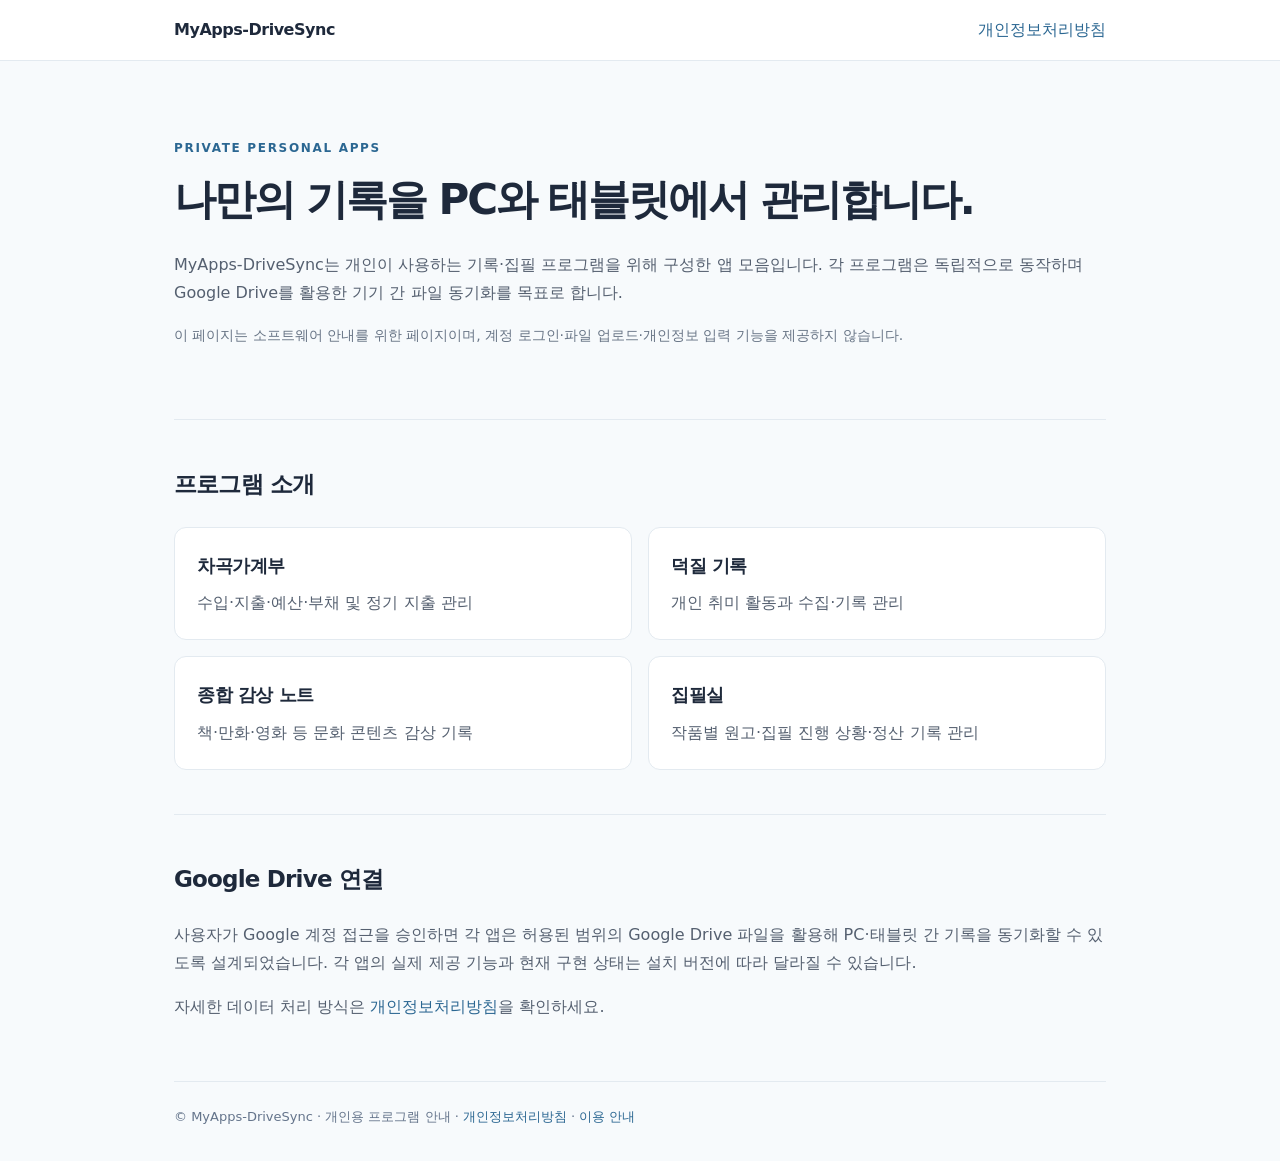
<file: index.html>
<!doctype html>
<html lang="ko">
<head>
<meta charset="utf-8">
<meta name="viewport" content="width=device-width, initial-scale=1">
<meta name="description" content="MyApps-DriveSync 개인용 프로그램 안내 및 Google Drive 동기화 기능 소개">
<title>MyApps-DriveSync | 개인용 프로그램</title>
<link rel="stylesheet" href="style.css">
</head>
<body>
<header class="top"><div class="wrap nav"><a class="brand" href="/">MyApps-DriveSync</a><a href="/privacy.html">개인정보처리방침</a></div></header>
<main class="wrap">
<section class="hero"><span class="eyebrow">PRIVATE PERSONAL APPS</span><h1>나만의 기록을 PC와 태블릿에서 관리합니다.</h1><p>MyApps-DriveSync는 개인이 사용하는 기록·집필 프로그램을 위해 구성한 앱 모음입니다. 각 프로그램은 독립적으로 동작하며 Google Drive를 활용한 기기 간 파일 동기화를 목표로 합니다.</p><p class="note">이 페이지는 소프트웨어 안내를 위한 페이지이며, 계정 로그인·파일 업로드·개인정보 입력 기능을 제공하지 않습니다.</p></section>
<section class="section"><h2>프로그램 소개</h2><div class="grid"><article><h3>차곡가계부</h3><p>수입·지출·예산·부채 및 정기 지출 관리</p></article><article><h3>덕질 기록</h3><p>개인 취미 활동과 수집·기록 관리</p></article><article><h3>종합 감상 노트</h3><p>책·만화·영화 등 문화 콘텐츠 감상 기록</p></article><article><h3>집필실</h3><p>작품별 원고·집필 진행 상황·정산 기록 관리</p></article></div></section>
<section class="section"><h2>Google Drive 연결</h2><p>사용자가 Google 계정 접근을 승인하면 각 앱은 허용된 범위의 Google Drive 파일을 활용해 PC·태블릿 간 기록을 동기화할 수 있도록 설계되었습니다. 각 앱의 실제 제공 기능과 현재 구현 상태는 설치 버전에 따라 달라질 수 있습니다.</p><p>자세한 데이터 처리 방식은 <a href="/privacy.html">개인정보처리방침</a>을 확인하세요.</p></section>
</main>
<footer class="wrap footer">© MyApps-DriveSync · 개인용 프로그램 안내 · <a href="/privacy.html">개인정보처리방침</a> · <a href="/terms.html">이용 안내</a></footer>
</body></html>
</file>
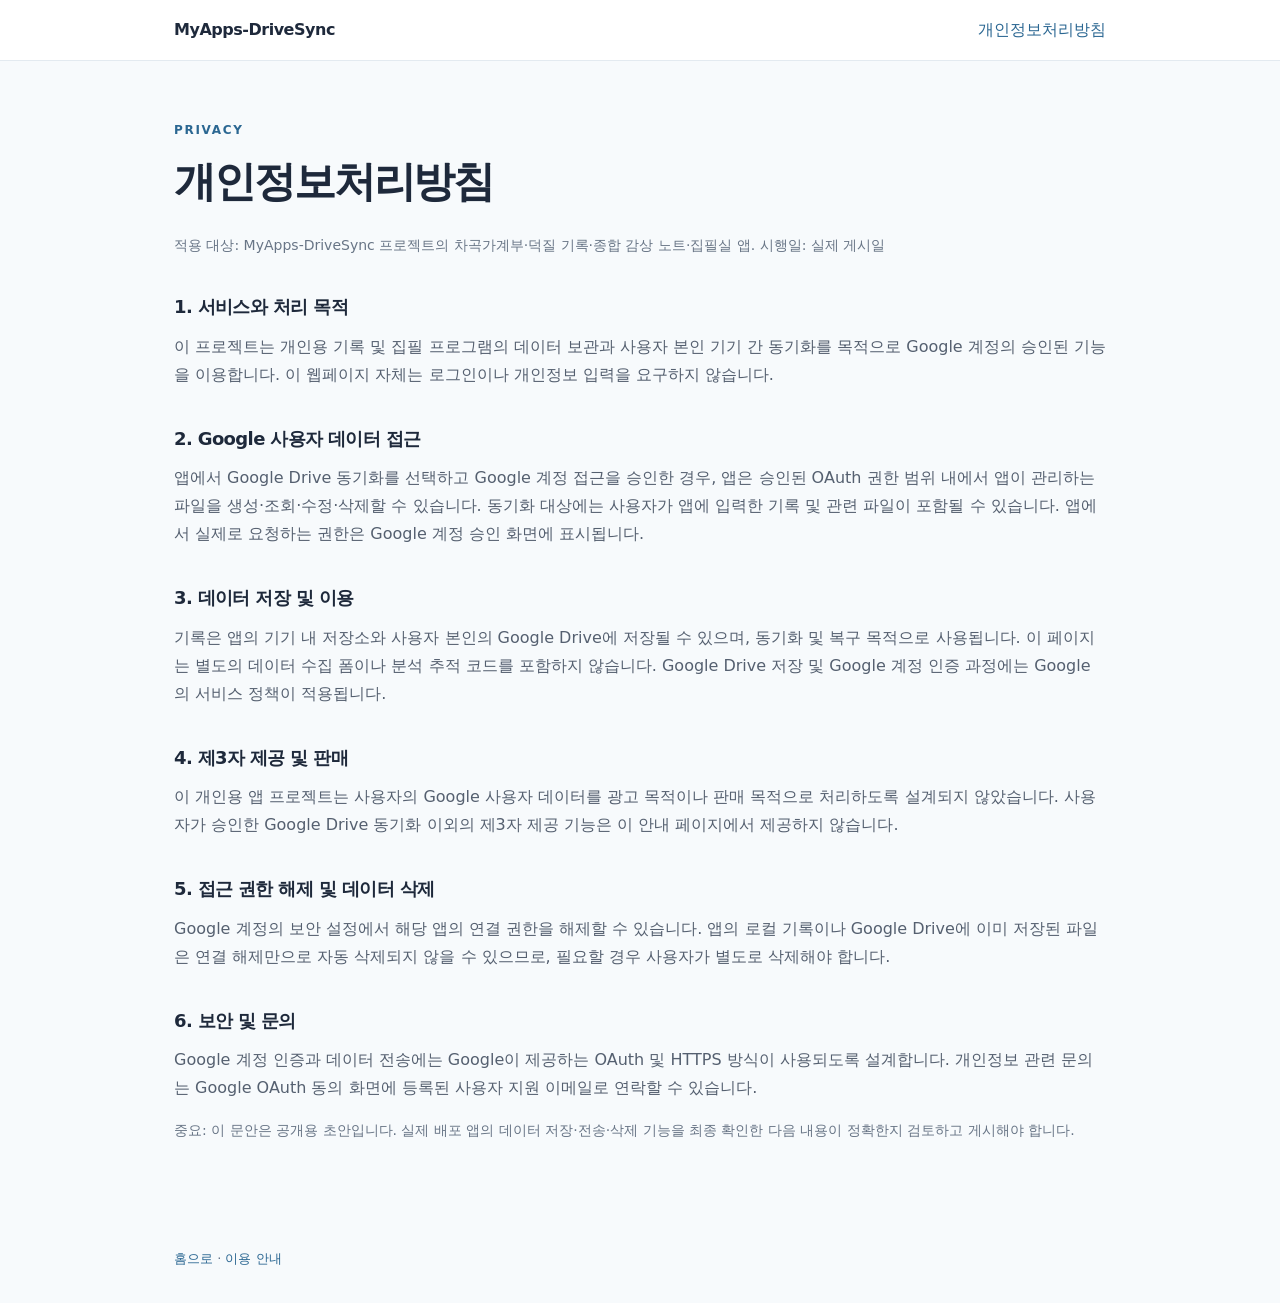
<file: privacy.html>
<!doctype html><html lang="ko"><head><meta charset="utf-8"><meta name="viewport" content="width=device-width, initial-scale=1"><meta name="description" content="MyApps-DriveSync 개인정보처리방침"><title>개인정보처리방침 | MyApps-DriveSync</title><link rel="stylesheet" href="style.css"></head><body>
<header class="top"><div class="wrap nav"><a class="brand" href="/">MyApps-DriveSync</a><a href="/privacy.html">개인정보처리방침</a></div></header>
<main class="wrap policy"><span class="eyebrow">PRIVACY</span><h1>개인정보처리방침</h1><p class="note">적용 대상: MyApps-DriveSync 프로젝트의 차곡가계부·덕질 기록·종합 감상 노트·집필실 앱. 시행일: 실제 게시일</p>
<h2>1. 서비스와 처리 목적</h2><p>이 프로젝트는 개인용 기록 및 집필 프로그램의 데이터 보관과 사용자 본인 기기 간 동기화를 목적으로 Google 계정의 승인된 기능을 이용합니다. 이 웹페이지 자체는 로그인이나 개인정보 입력을 요구하지 않습니다.</p>
<h2>2. Google 사용자 데이터 접근</h2><p>앱에서 Google Drive 동기화를 선택하고 Google 계정 접근을 승인한 경우, 앱은 승인된 OAuth 권한 범위 내에서 앱이 관리하는 파일을 생성·조회·수정·삭제할 수 있습니다. 동기화 대상에는 사용자가 앱에 입력한 기록 및 관련 파일이 포함될 수 있습니다. 앱에서 실제로 요청하는 권한은 Google 계정 승인 화면에 표시됩니다.</p>
<h2>3. 데이터 저장 및 이용</h2><p>기록은 앱의 기기 내 저장소와 사용자 본인의 Google Drive에 저장될 수 있으며, 동기화 및 복구 목적으로 사용됩니다. 이 페이지는 별도의 데이터 수집 폼이나 분석 추적 코드를 포함하지 않습니다. Google Drive 저장 및 Google 계정 인증 과정에는 Google의 서비스 정책이 적용됩니다.</p>
<h2>4. 제3자 제공 및 판매</h2><p>이 개인용 앱 프로젝트는 사용자의 Google 사용자 데이터를 광고 목적이나 판매 목적으로 처리하도록 설계되지 않았습니다. 사용자가 승인한 Google Drive 동기화 이외의 제3자 제공 기능은 이 안내 페이지에서 제공하지 않습니다.</p>
<h2>5. 접근 권한 해제 및 데이터 삭제</h2><p>Google 계정의 보안 설정에서 해당 앱의 연결 권한을 해제할 수 있습니다. 앱의 로컬 기록이나 Google Drive에 이미 저장된 파일은 연결 해제만으로 자동 삭제되지 않을 수 있으므로, 필요할 경우 사용자가 별도로 삭제해야 합니다.</p>
<h2>6. 보안 및 문의</h2><p>Google 계정 인증과 데이터 전송에는 Google이 제공하는 OAuth 및 HTTPS 방식이 사용되도록 설계합니다. 개인정보 관련 문의는 Google OAuth 동의 화면에 등록된 사용자 지원 이메일로 연락할 수 있습니다.</p>
<p class="note">중요: 이 문안은 공개용 초안입니다. 실제 배포 앱의 데이터 저장·전송·삭제 기능을 최종 확인한 다음 내용이 정확한지 검토하고 게시해야 합니다.</p>
</main><footer class="wrap footer"><a href="/">홈으로</a> · <a href="/terms.html">이용 안내</a></footer></body></html>
</file>
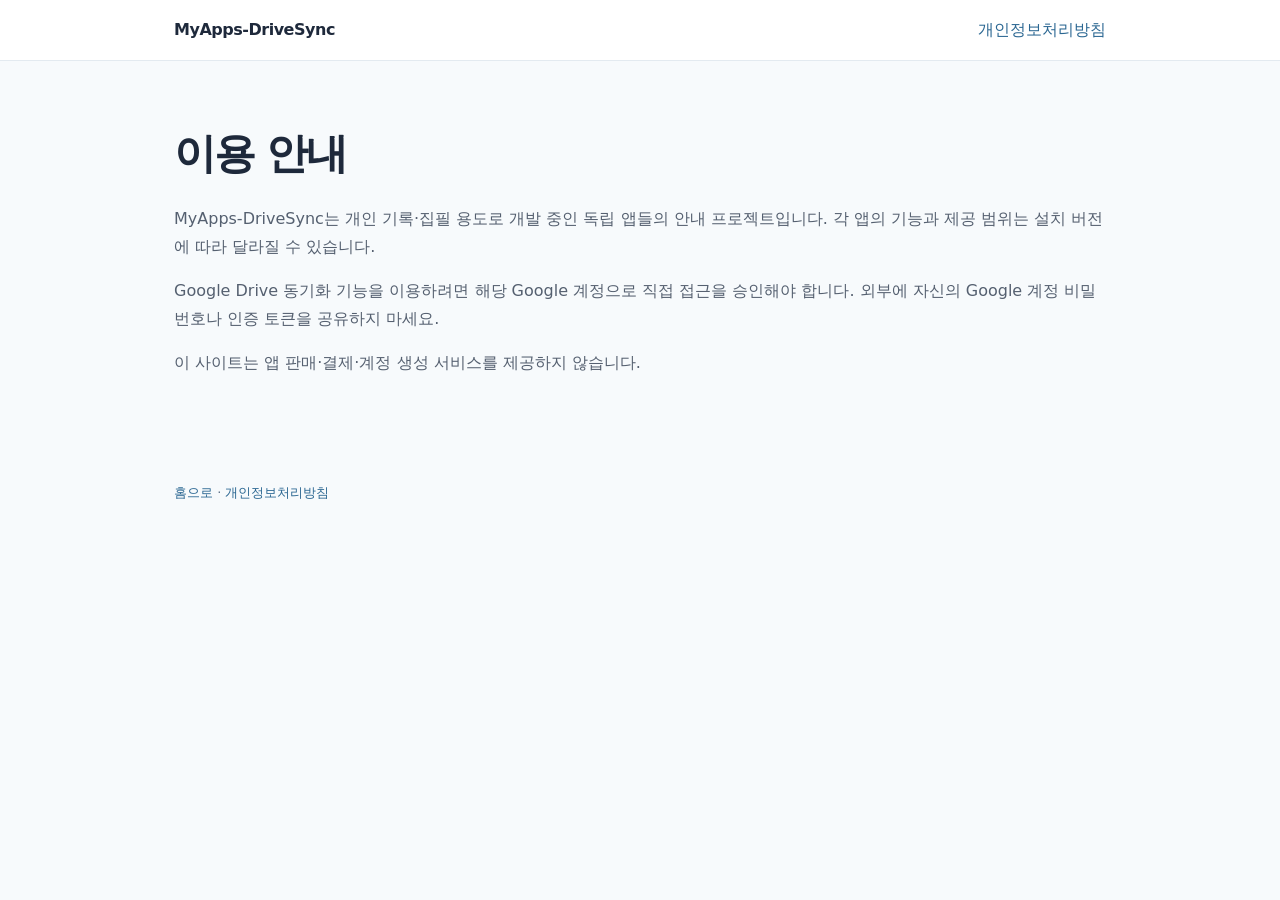
<file: terms.html>
<!doctype html><html lang="ko"><head><meta charset="utf-8"><meta name="viewport" content="width=device-width, initial-scale=1"><title>이용 안내 | MyApps-DriveSync</title><link rel="stylesheet" href="style.css"></head><body><header class="top"><div class="wrap nav"><a class="brand" href="/">MyApps-DriveSync</a><a href="/privacy.html">개인정보처리방침</a></div></header><main class="wrap policy"><h1>이용 안내</h1><p>MyApps-DriveSync는 개인 기록·집필 용도로 개발 중인 독립 앱들의 안내 프로젝트입니다. 각 앱의 기능과 제공 범위는 설치 버전에 따라 달라질 수 있습니다.</p><p>Google Drive 동기화 기능을 이용하려면 해당 Google 계정으로 직접 접근을 승인해야 합니다. 외부에 자신의 Google 계정 비밀번호나 인증 토큰을 공유하지 마세요.</p><p>이 사이트는 앱 판매·결제·계정 생성 서비스를 제공하지 않습니다.</p></main><footer class="wrap footer"><a href="/">홈으로</a> · <a href="/privacy.html">개인정보처리방침</a></footer></body></html>
</file>
<file: style.css>
:root{color-scheme:light;--ink:#1e293b;--muted:#556070;--bg:#f7fafc;--line:#e3eaf0;--accent:#2b6792}*{box-sizing:border-box}body{margin:0;background:var(--bg);font:16px/1.75 system-ui,-apple-system,'Malgun Gothic','Apple SD Gothic Neo',sans-serif;color:var(--ink)}a{color:var(--accent);text-decoration:none}a:hover{text-decoration:underline}.wrap{max-width:980px;margin:auto;padding-left:24px;padding-right:24px}.top{background:white;border-bottom:1px solid var(--line)}.nav{display:flex;align-items:center;justify-content:space-between;padding-top:16px;padding-bottom:16px;gap:16px}.brand{font-weight:800;color:var(--ink);letter-spacing:-.03em}.hero{padding:72px 0 56px;border-bottom:1px solid var(--line)}h1{font-size:clamp(27px,4vw,42px);letter-spacing:-.05em;line-height:1.28;margin:12px 0 24px}h2{letter-spacing:-.035em;font-size:23px;margin:0 0 22px}h3{margin:0 0 8px;font-size:18px;letter-spacing:-.025em}p{color:var(--muted);margin:0 0 16px}.eyebrow{color:var(--accent);font-size:12px;letter-spacing:.14em;font-weight:800}.note{font-size:14px;color:#687586}.section{padding:44px 0;border-bottom:1px solid var(--line)}.grid{display:grid;grid-template-columns:repeat(2,minmax(0,1fr));gap:16px}.grid article{background:white;border:1px solid var(--line);border-radius:12px;padding:22px}.grid article p{margin:0}.policy{padding-top:54px;padding-bottom:65px}.policy h2{font-size:18px;margin:34px 0 10px}.footer{font-size:13px;color:#64748b;padding-top:24px;padding-bottom:32px}@media(max-width:580px){.grid{grid-template-columns:1fr}.hero{padding:42px 0}.nav{font-size:14px}}
</file>
